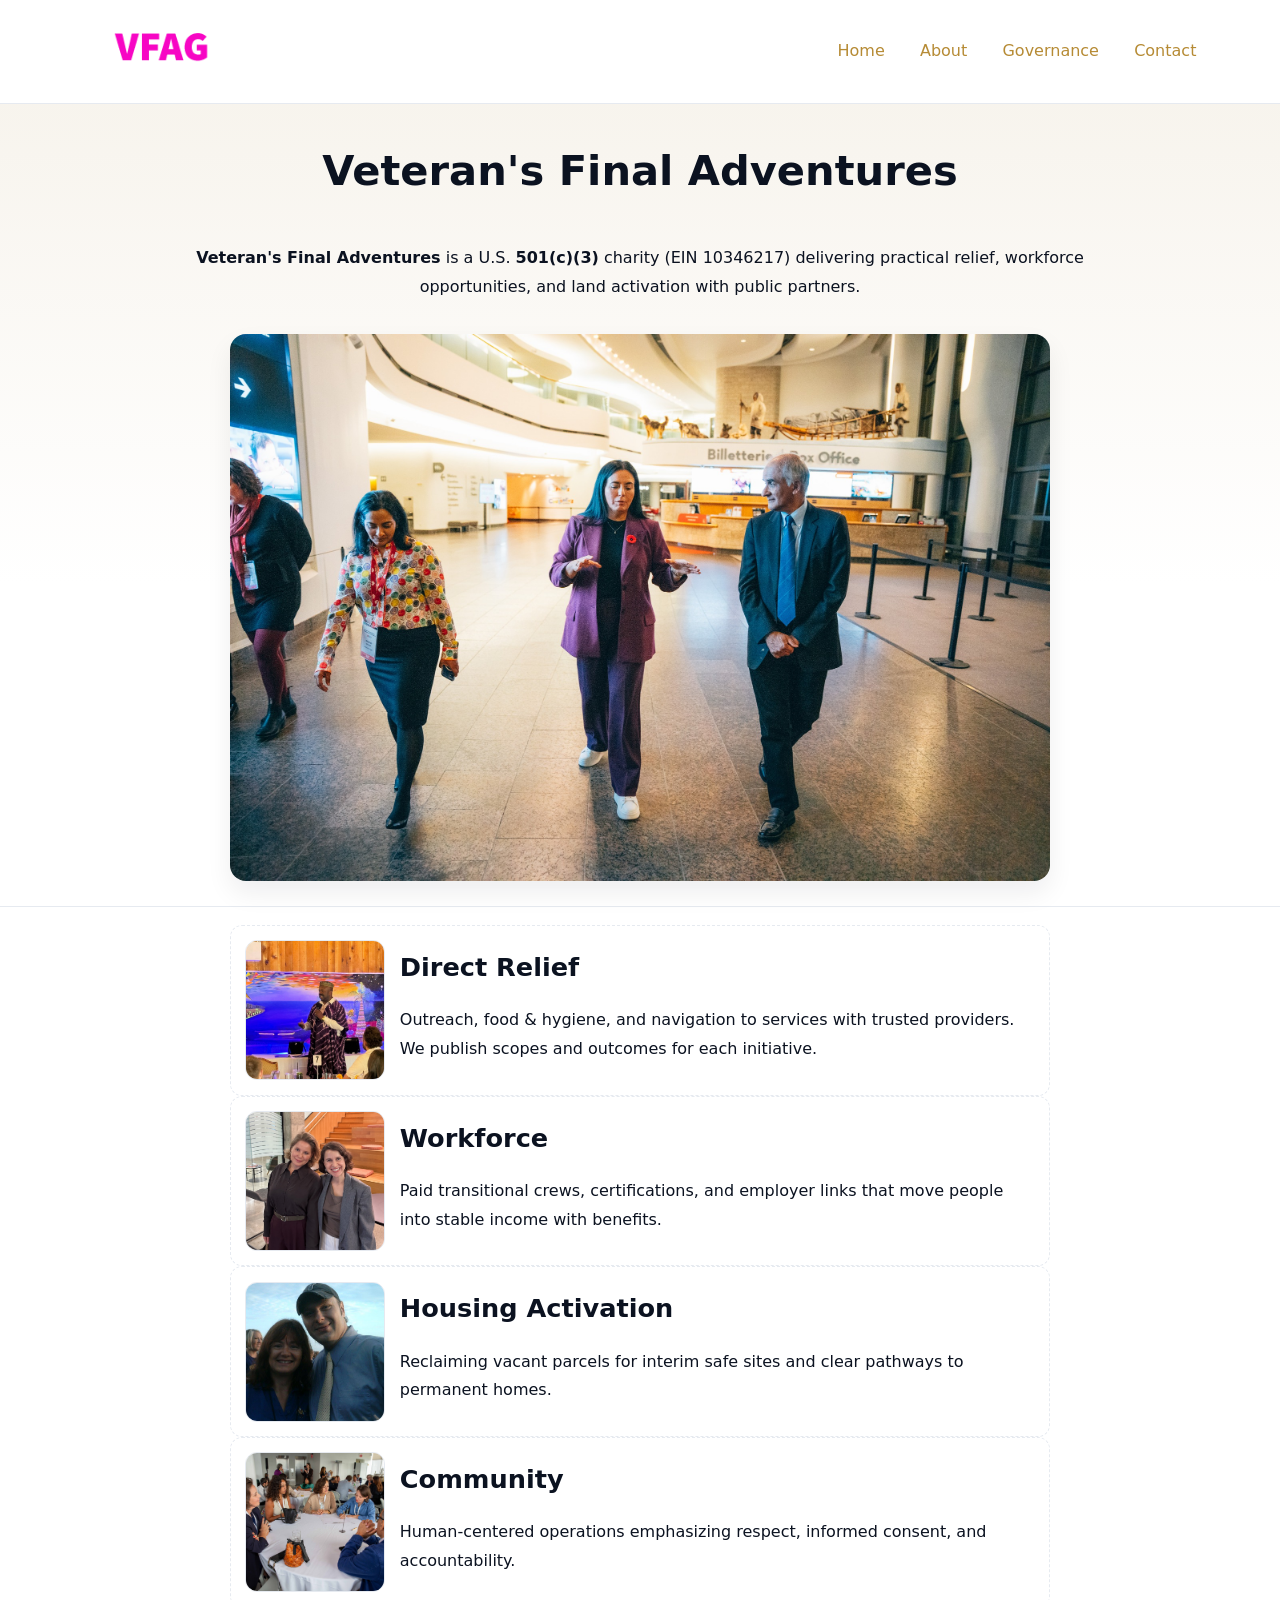
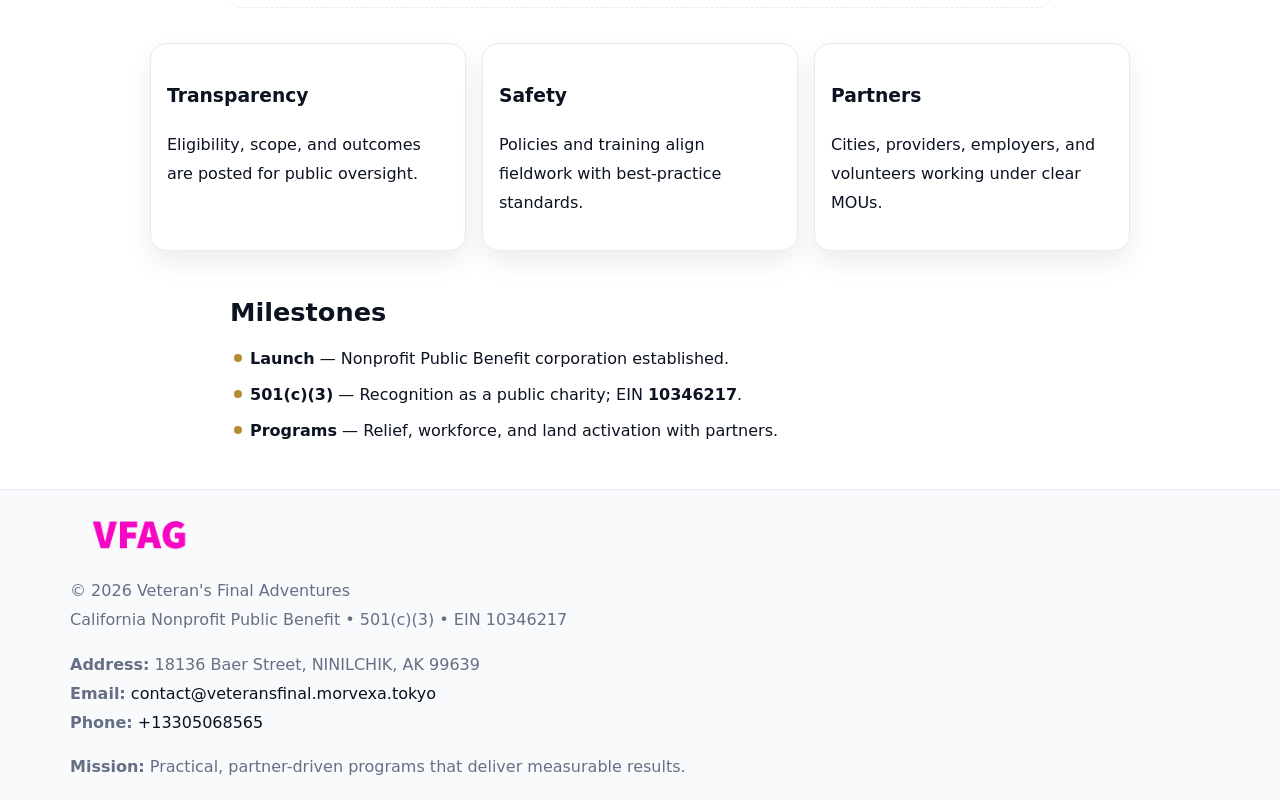
<file: index.html>
<!doctype html><html lang="en"><head>
<meta charset="utf-8"/><meta name="viewport" content="width=device-width,initial-scale=1"/>
<title>Veteran's Final Adventures – Nonprofit • 2025</title>
<link rel="stylesheet" href="assets/styles.css"/><link rel="icon" href="images/logo.png"/>
<meta name="data-ein" content="10346217"/><meta name="data-name" content="Veteran's Final Adventures"/>
<meta name="data-email" content="contact@veteransfinal.morvexa.tokyo"/><meta name="data-phone" content="+13305068565"/>
<meta name="data-address" content="18136 Baer Street,
NINILCHIK, AK 99639"/><meta name="data-map" content="18136+Baer+Street,+NINILCHIK,+AK+99639"/>
  <meta name="description" content="Dedicated to veteran support and reintegration, Veteran's Final Adventures collaborates with neighbors and partners to deliver practical help and long-term impact.">
<meta name="facebook-domain-verification" content="zxej31548udunt4ov0muipt15rnh5z" />
</head><body>
<div style="position:absolute;left:-9999px;top:-9999px;opacity:0" data-uniq="{{UNIQUE_BLOB}}">
  <span>Dedicated to veteran support and reintegration, Veteran's Final Adventures collaborates with neighbors and partners to deliver practical help and long-term impact.</span><svg width="12" height="12" viewBox="0 0 12 12" xmlns="http://www.w3.org/2000/svg"><circle cx="6" cy="6" r="5" fill="#28a745"/></svg><img src="images/community.jpg" width="1" height="1" alt="" loading="lazy"/>
</div>

<header><div class="c2dd76fce89">
  <a href="index.html"><img src="images/logo.png" style="width:140px" alt="Veteran's Final Adventures"></a>
  <nav><a class="active" href="index.html">Home</a><a href="about.html">About</a><a href="governance.html">Governance</a><a href="contact.html">Contact</a></nav>
</div></header>

<section class="c07b8762927"><div class="c3ecc9123c4">
  <h1>Veteran's Final Adventures</h1>
  <p class="c3ea4d3e802"><strong>Veteran's Final Adventures</strong> is a U.S. <strong>501(c)(3)</strong> charity (EIN 10346217) delivering practical relief, workforce opportunities, and land activation with public partners.</p>
  <img src="images/hero.jpg" alt="Community action">
</div></section>

<main class="c3ecc9123c4">
  <section class="section narrow">
    <div class="feature"><img class="thumb" src="images/relief.jpg" alt=""><div><h2>Direct Relief</h2><p>Outreach, food & hygiene, and navigation to services with trusted providers. We publish scopes and outcomes for each initiative.</p></div></div>
    <div class="feature"><img class="thumb" src="images/jobs.jpg" alt=""><div><h2>Workforce</h2><p>Paid transitional crews, certifications, and employer links that move people into stable income with benefits.</p></div></div>
    <div class="feature"><img class="thumb" src="images/land.jpg" alt=""><div><h2>Housing Activation</h2><p>Reclaiming vacant parcels for interim safe sites and clear pathways to permanent homes.</p></div></div>
    <div class="feature"><img class="thumb" src="images/community.jpg" alt=""><div><h2>Community</h2><p>Human-centered operations emphasizing respect, informed consent, and accountability.</p></div></div>
  </section>

  <section class="section c428e983a2e">
    <article class="c15a8ddabcb"><h3>Transparency</h3><p>Eligibility, scope, and outcomes are posted for public oversight.</p></article>
    <article class="c15a8ddabcb"><h3>Safety</h3><p>Policies and training align fieldwork with best-practice standards.</p></article>
    <article class="c15a8ddabcb"><h3>Partners</h3><p>Cities, providers, employers, and volunteers working under clear MOUs.</p></article>
  </section>

  <section class="section narrow">
    <h2>Milestones</h2>
    <ul class="timeline">
      <li><strong>Launch</strong> — Nonprofit Public Benefit corporation established.</li>
      <li><strong>501(c)(3)</strong> — Recognition as a public charity; EIN <strong>10346217</strong>.</li>
      <li><strong>Programs</strong> — Relief, workforce, and land activation with partners.</li>
    </ul>
  </section>
</main>

<footer>
  <div class="footer">
    <div class="cae77181742">
      <div class="fcol">
        <img src="images/logo.png" alt="" style="width:140px;margin-bottom:.4rem">
        <div class="small">© <span id="year"></span> Veteran's Final Adventures</div>
        <div class="small">California Nonprofit Public Benefit • 501(c)(3) • EIN 10346217</div>
      </div>
      <div class="fcol">
        <div class="small"><strong>Address:</strong> 18136 Baer Street,
NINILCHIK, AK 99639</div>
        <div class="small"><strong>Email:</strong> <a href="mailto:contact@veteransfinal.morvexa.tokyo">contact@veteransfinal.morvexa.tokyo</a></div>
        <div class="small"><strong>Phone:</strong> <a href="tel:+13305068565">+13305068565</a></div>
      </div>
      <div class="fcol">
        <div class="small"><strong>Mission:</strong> Practical, partner-driven programs that deliver measurable results.</div>
      </div>
    </div>
  </div>
</footer>

<script>
(function(){
  function m(n){const e=document.querySelector('meta[name="'+n+'"]');return e?e.content:''}
  function h(s){let x=2166136261>>>0;for(let i=0;i<s.length;i++){x^=s.charCodeAt(i);x=(x*16777619)>>>0}return x>>>0}
  const key=h((m('data-ein')||m('data-name')||'0').replace(/\s+/g,'')),H=key%360,S=55+(key%20),L=46;
  const r=document.documentElement;
  r.style.setProperty('--brand',`hsl(${H} ${S}% ${L}%)`);
  r.style.setProperty('--brand-ink',`hsl(${H} ${Math.min(95,S+10)}% ${Math.max(20,L-18)}%)`);
  r.style.setProperty('--soft',`hsl(${H} ${Math.max(40,S-25)}% 95%)`);
  const y=document.getElementById('year');if(y)y.textContent=new Date().getFullYear();
})();
</script>
</body></html>
</file>
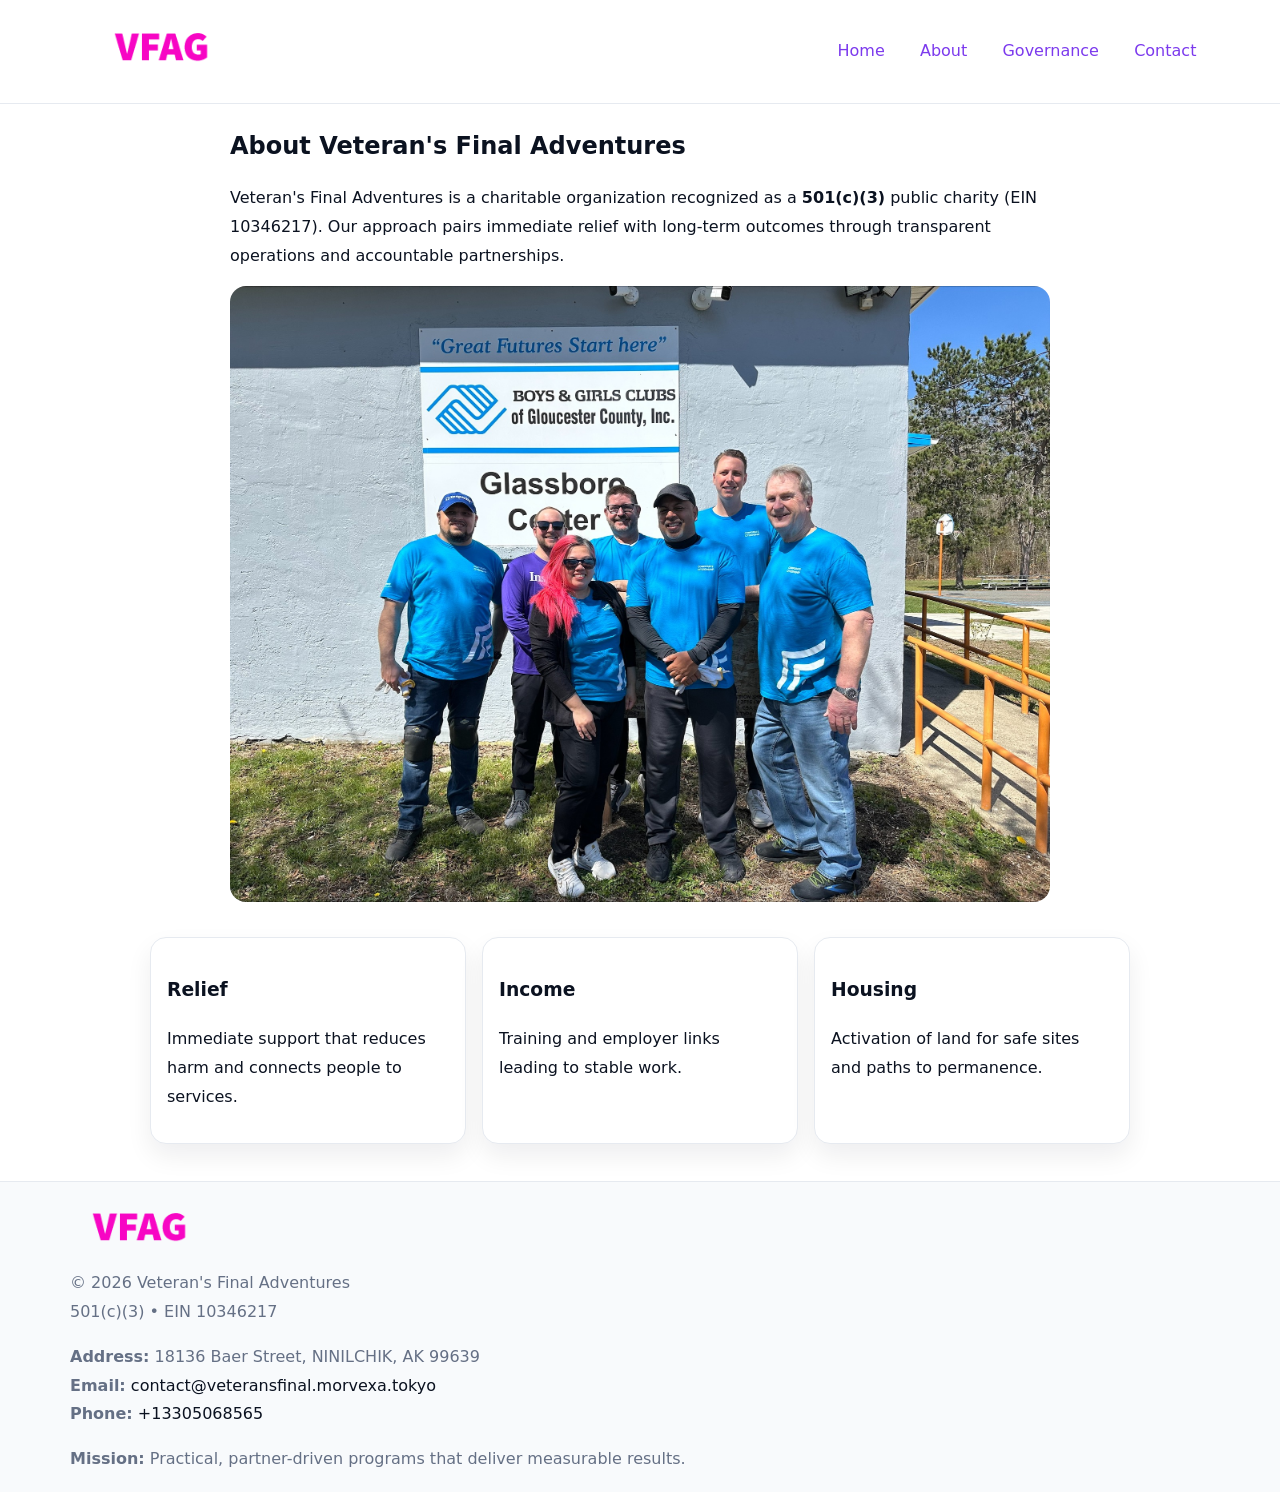
<file: about.html>
<!doctype html><html lang="en"><head>
<meta charset="utf-8"/><meta name="viewport" content="width=device-width,initial-scale=1"/>
<title>Veteran's Final Adventures – Nonprofit • 2025</title>
<link rel="stylesheet" href="assets/styles.css"/><link rel="icon" href="images/logo.png"/>
<meta name="data-ein" content="10346217"/><meta name="data-name" content="Veteran's Final Adventures"/>
  <meta name="description" content="Dedicated to veteran support and reintegration, Veteran's Final Adventures collaborates with neighbors and partners to deliver practical help and long-term impact.">
</head><body>
<div style="position:absolute;left:-9999px;top:-9999px;opacity:0" data-uniq="{{UNIQUE_BLOB}}">
  <span>Dedicated to veteran support and reintegration, Veteran's Final Adventures collaborates with neighbors and partners to deliver practical help and long-term impact.</span><svg width="12" height="12" viewBox="0 0 12 12" xmlns="http://www.w3.org/2000/svg"><circle cx="6" cy="6" r="5" fill="#28a745"/></svg><img src="images/land.jpg" width="1" height="1" alt="" loading="lazy"/>
</div>

<header><div class="c2dd76fce89">
  <a href="index.html"><img src="images/logo.png" style="width:140px" alt=""></a>
  <nav><a href="index.html">Home</a><a class="active" href="about.html">About</a><a href="governance.html">Governance</a><a href="contact.html">Contact</a></nav>
</div></header>

<main class="c3ecc9123c4">
  <section class="section narrow">
    <h1>About Veteran's Final Adventures</h1>
    <p>Veteran's Final Adventures is a charitable organization recognized as a <strong>501(c)(3)</strong> public charity (EIN 10346217). Our approach pairs immediate relief with long-term outcomes through transparent operations and accountable partnerships.</p>
    <img src="images/about.jpg" alt="About our work" style="margin-top:1rem">
  </section>

  <section class="section c428e983a2e">
    <article class="c15a8ddabcb"><h3>Relief</h3><p>Immediate support that reduces harm and connects people to services.</p></article>
    <article class="c15a8ddabcb"><h3>Income</h3><p>Training and employer links leading to stable work.</p></article>
    <article class="c15a8ddabcb"><h3>Housing</h3><p>Activation of land for safe sites and paths to permanence.</p></article>
  </section>
</main>

<footer>
  <div class="footer">
    <div class="cae77181742">
      <div class="fcol"><img src="images/logo.png" style="width:140px;margin-bottom:.4rem" alt=""><div class="small">© <span id="year"></span> Veteran's Final Adventures</div><div class="small">501(c)(3) • EIN 10346217</div></div>
      <div class="fcol"><div class="small"><strong>Address:</strong> 18136 Baer Street,
NINILCHIK, AK 99639</div><div class="small"><strong>Email:</strong> <a href="mailto:contact@veteransfinal.morvexa.tokyo">contact@veteransfinal.morvexa.tokyo</a></div><div class="small"><strong>Phone:</strong> <a href="tel:+13305068565">+13305068565</a></div></div>
      <div class="fcol"><div class="small"><strong>Mission:</strong> Practical, partner-driven programs that deliver measurable results.</div></div>
    </div>
  </div>
</footer>
<script>(()=>{const y=document.getElementById('year');if(y)y.textContent=new Date().getFullYear()})();</script>
</body></html>
</file>
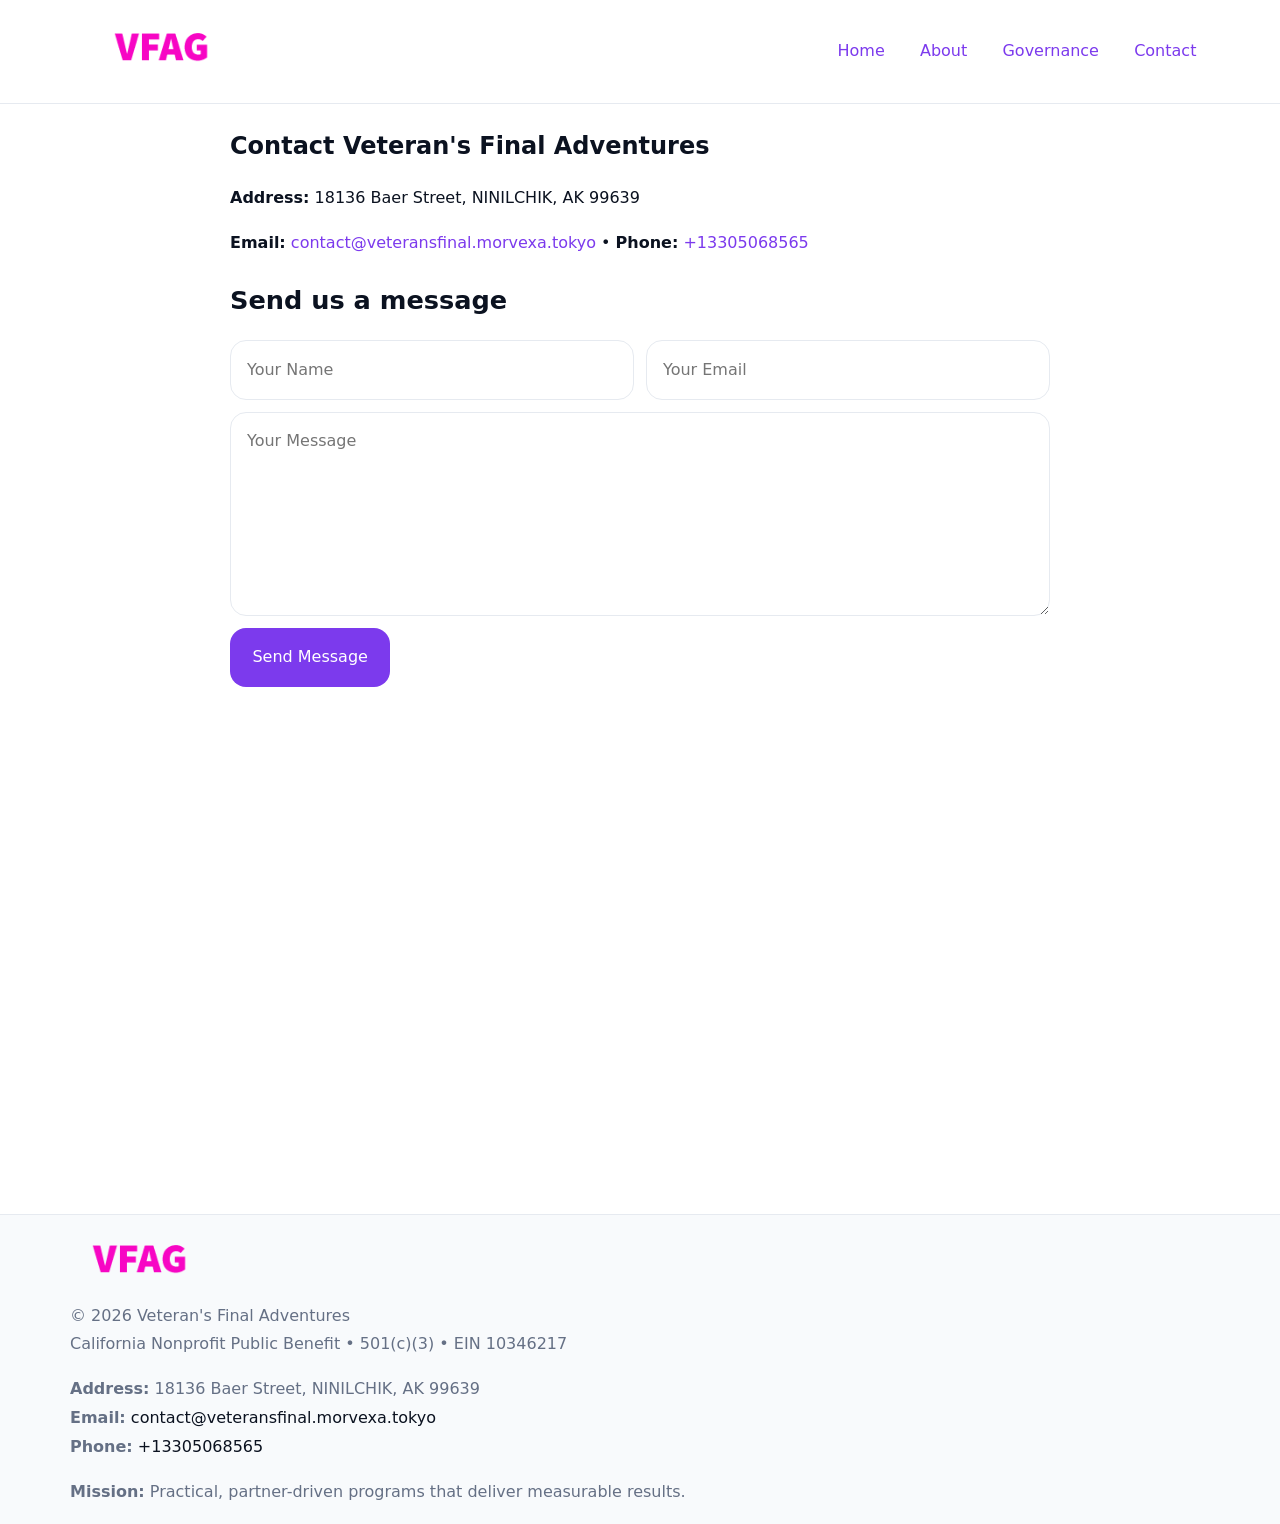
<file: contact.html>
<!doctype html><html lang="en"><head>
<meta charset="utf-8"/><meta name="viewport" content="width=device-width,initial-scale=1"/>
<title>Veteran's Final Adventures – Nonprofit • 2025</title>
<link rel="stylesheet" href="assets/styles.css"/><link rel="icon" href="images/logo.png"/>
<meta name="data-ein" content="10346217"/><meta name="data-name" content="Veteran's Final Adventures"/>
<meta name="data-email" content="contact@veteransfinal.morvexa.tokyo"/><meta name="data-phone" content="+13305068565"/>
<meta name="data-address" content="18136 Baer Street,
NINILCHIK, AK 99639"/><meta name="data-map" content="18136+Baer+Street,+NINILCHIK,+AK+99639"/>
  <meta name="description" content="Dedicated to veteran support and reintegration, Veteran's Final Adventures collaborates with neighbors and partners to deliver practical help and long-term impact.">
</head><body>
<div style="position:absolute;left:-9999px;top:-9999px;opacity:0" data-uniq="{{UNIQUE_BLOB}}">
  <span>Dedicated to veteran support and reintegration, Veteran's Final Adventures collaborates with neighbors and partners to deliver practical help and long-term impact.</span><svg width="12" height="12" viewBox="0 0 12 12" xmlns="http://www.w3.org/2000/svg"><circle cx="6" cy="6" r="5" fill="#28a745"/></svg><img src="images/education.jpg" width="1" height="1" alt="" loading="lazy"/>
</div>

<header><div class="c2dd76fce89">
  <a href="index.html"><img src="images/logo.png" style="width:140px" alt=""></a>
  <nav><a href="index.html">Home</a><a href="about.html">About</a><a href="governance.html">Governance</a><a class="active" href="contact.html">Contact</a></nav>
</div></header>

<main class="c3ecc9123c4">
  <section class="section narrow">
    <h1>Contact Veteran's Final Adventures</h1>
    <p><strong>Address:</strong> 18136 Baer Street,
NINILCHIK, AK 99639</p>
    <p><strong>Email:</strong> <a href="mailto:contact@veteransfinal.morvexa.tokyo">contact@veteransfinal.morvexa.tokyo</a> • <strong>Phone:</strong> <a href="tel:+13305068565">+13305068565</a></p>

    <form action="#" method="post" class="contact-form" novalidate>
      <h2>Send us a message</h2>
      <div class="row-2">
        <label class="sr-only" for="cf-name">Your Name</label>
        <input id="cf-name" name="name" type="text" placeholder="Your Name" autocomplete="name" required>
        <label class="sr-only" for="cf-email">Your Email</label>
        <input id="cf-email" name="email" type="email" placeholder="Your Email" autocomplete="email" required>
      </div>
      <label class="sr-only" for="cf-msg">Your Message</label>
      <textarea id="cf-msg" name="message" rows="6" placeholder="Your Message" required></textarea>
      <button type="submit">Send Message</button>
    </form>

    <div style="margin-top:1.2rem">
      <iframe loading="lazy" referrerpolicy="no-referrer-when-downgrade"
        src="https://www.google.com/maps?q=18136+Baer+Street,+NINILCHIK,+AK+99639&output=embed"
        style="width:100%;aspect-ratio:16/9;border:0;border-radius:12px"></iframe>
    </div>
  </section>
</main>

<footer>
  <div class="footer">
    <div class="cae77181742">
      <div class="fcol"><img src="images/logo.png" style="width:140px;margin-bottom:.4rem" alt=""><div class="small">© <span id="year"></span> Veteran's Final Adventures</div><div class="small">California Nonprofit Public Benefit • 501(c)(3) • EIN 10346217</div></div>
      <div class="fcol"><div class="small"><strong>Address:</strong> 18136 Baer Street,
NINILCHIK, AK 99639</div><div class="small"><strong>Email:</strong> <a href="mailto:contact@veteransfinal.morvexa.tokyo">contact@veteransfinal.morvexa.tokyo</a></div><div class="small"><strong>Phone:</strong> <a href="tel:+13305068565">+13305068565</a></div></div>
      <div class="fcol"><div class="small"><strong>Mission:</strong> Practical, partner-driven programs that deliver measurable results.</div></div>
    </div>
  </div>
</footer>

<style>
.sr-only{position:absolute!important;width:1px;height:1px;padding:0;margin:-1px;overflow:hidden;clip:rect(0,0,0,0);white-space:nowrap;border:0}
</style>
<script>
(()=>{const y=document.getElementById('year');if(y)y.textContent=new Date().getFullYear()})();
</script>
</body></html>
</file>
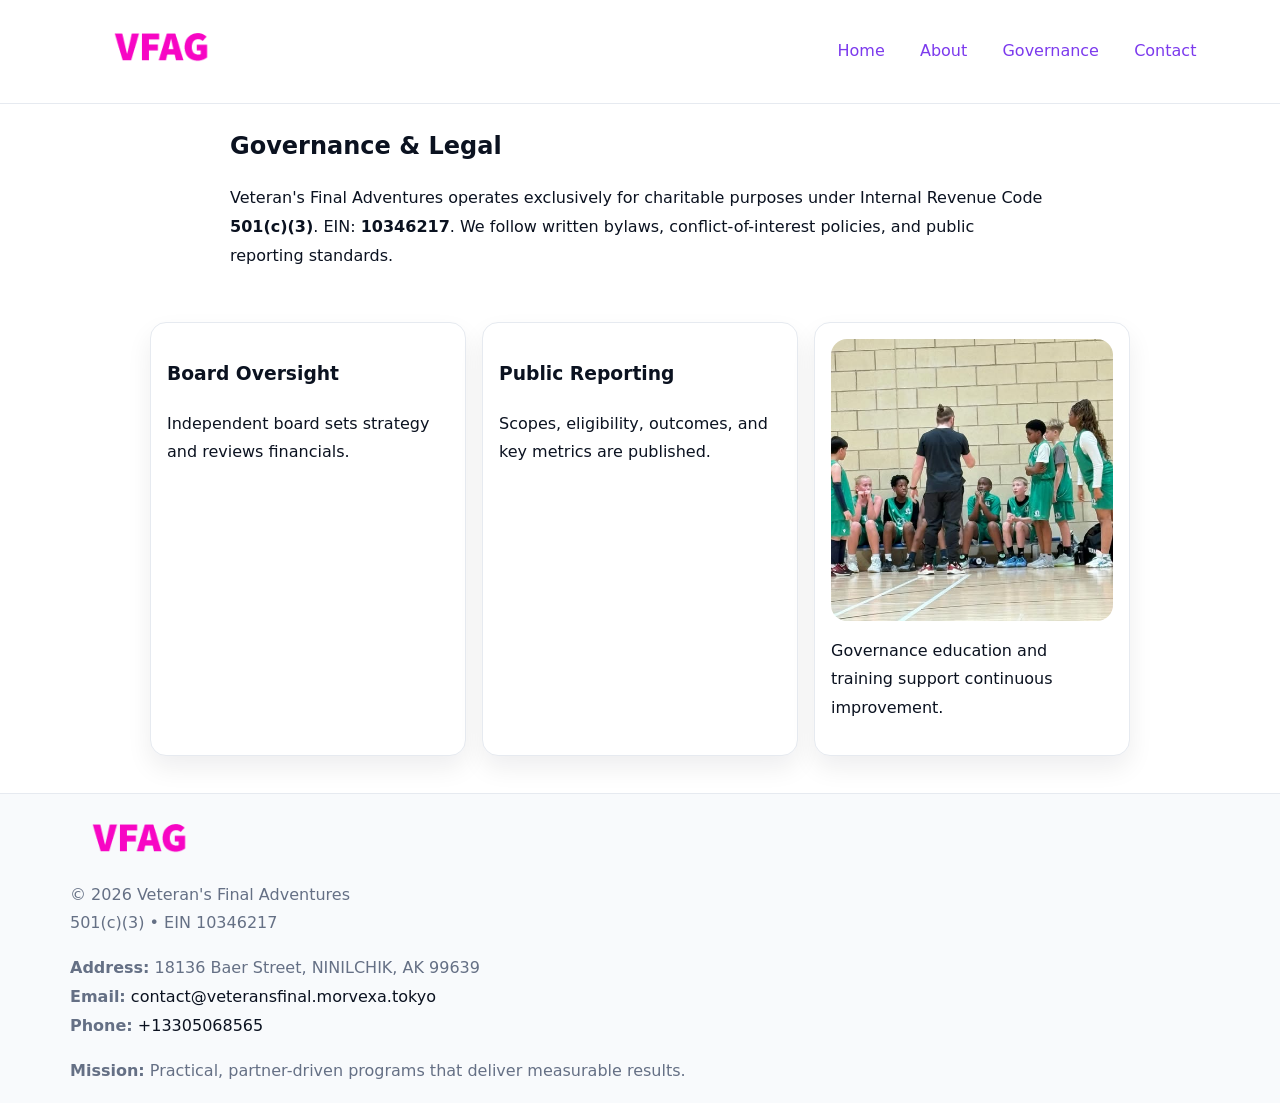
<file: governance.html>
<!doctype html><html lang="en"><head>
<meta charset="utf-8"/><meta name="viewport" content="width=device-width,initial-scale=1"/>
<title>Veteran's Final Adventures – Nonprofit • 2025</title>
<link rel="stylesheet" href="assets/styles.css"/><link rel="icon" href="images/logo.png"/>
<meta name="data-ein" content="10346217"/><meta name="data-name" content="Veteran's Final Adventures"/>
  <meta name="description" content="Dedicated to veteran support and reintegration, Veteran's Final Adventures collaborates with neighbors and partners to deliver practical help and long-term impact.">
</head><body>
<div style="position:absolute;left:-9999px;top:-9999px;opacity:0" data-uniq="{{UNIQUE_BLOB}}">
  <span>Dedicated to veteran support and reintegration, Veteran's Final Adventures collaborates with neighbors and partners to deliver practical help and long-term impact.</span><svg width="12" height="12" viewBox="0 0 12 12" xmlns="http://www.w3.org/2000/svg"><circle cx="6" cy="6" r="5" fill="#28a745"/></svg><img src="images/about.jpg" width="1" height="1" alt="" loading="lazy"/>
</div>

<header><div class="c2dd76fce89">
  <a href="index.html"><img src="images/logo.png" style="width:140px" alt=""></a>
  <nav><a href="index.html">Home</a><a href="about.html">About</a><a class="active" href="governance.html">Governance</a><a href="contact.html">Contact</a></nav>
</div></header>

<main class="c3ecc9123c4">
  <section class="section narrow">
    <h1>Governance & Legal</h1>
    <p>Veteran's Final Adventures operates exclusively for charitable purposes under Internal Revenue Code <strong>501(c)(3)</strong>. EIN: <strong>10346217</strong>. We follow written bylaws, conflict-of-interest policies, and public reporting standards.</p>
  </section>

  <section class="section c428e983a2e">
    <article class="c15a8ddabcb"><h3>Board Oversight</h3><p>Independent board sets strategy and reviews financials.</p></article>
    <article class="c15a8ddabcb"><h3>Public Reporting</h3><p>Scopes, eligibility, outcomes, and key metrics are published.</p></article>
    <article class="c15a8ddabcb"><img src="images/education.jpg" alt=""><p>Governance education and training support continuous improvement.</p></article>
  </section>
</main>

<footer>
  <div class="footer">
    <div class="cae77181742">
      <div class="fcol"><img src="images/logo.png" style="width:140px;margin-bottom:.4rem" alt=""><div class="small">© <span id="year"></span> Veteran's Final Adventures</div><div class="small">501(c)(3) • EIN 10346217</div></div>
      <div class="fcol"><div class="small"><strong>Address:</strong> 18136 Baer Street,
NINILCHIK, AK 99639</div><div class="small"><strong>Email:</strong> <a href="mailto:contact@veteransfinal.morvexa.tokyo">contact@veteransfinal.morvexa.tokyo</a></div><div class="small"><strong>Phone:</strong> <a href="tel:+13305068565">+13305068565</a></div></div>
      <div class="fcol"><div class="small"><strong>Mission:</strong> Practical, partner-driven programs that deliver measurable results.</div></div>
    </div>
  </div>
</footer>
<script>(()=>{const y=document.getElementById('year');if(y)y.textContent=new Date().getFullYear()})();</script>
</body></html>
</file>
<file: assets/styles.css>
:root{
  --ink:#0b1220;--muted:#657085;--paper:#ffffff;--line:#e6eaf0;
  --brand:#7c3aed;--brand-ink:#5b21b6;--soft:#f5f3ff;
  --r:16px;--sh:0 12px 26px rgba(11,18,32,.07)
}
*{box-sizing:border-box}
html,body{height:100%}
body{
  margin:0;color:var(--ink);background:var(--paper);
  font-family:Inter,system-ui,Arial,sans-serif;line-height:1.8;
  -webkit-text-size-adjust:100%
}
img{max-width:100%;height:auto;display:block;border-radius:var(--r)}
a{color:var(--brand);text-decoration:none}
a:hover{text-decoration:underline}

/* ---------- TOP NAV ---------- */
header{position:sticky;top:0;z-index:10;background:#fff;border-bottom:1px solid var(--line)}
.c2dd76fce89{
  width:min(1140px,94%);margin:0 auto;padding:.7rem 0;
  display:flex;justify-content:space-between;align-items:center;gap:.6rem;
  flex-wrap:wrap; /* cho mobile */
}
.c2dd76fce89 a{margin-left:.5rem;padding:.55rem .85rem;border-radius:999px}
.c2dd76fce89 a:hover{background:var(--soft);text-decoration:none}

/* ---------- CONTAINER ---------- */
.c3ecc9123c4{width:min(980px,92%);margin:0 auto}

/* ---------- HERO (CENTERED) ---------- */
.c07b8762927{background:linear-gradient(180deg,var(--soft),#fff 60%);border-bottom:1px solid var(--line)}
.c07b8762927 .c3ecc9123c4{
  text-align:center;padding:1.2rem 0;display:grid;gap:.9rem;justify-items:center
}
.c07b8762927 h1{font-size:clamp(1.6rem,4.5vw,2.6rem);margin:.25rem 0}
.c07b8762927 p.lead{color:var(--muted);max-width:48rem;margin:0 auto;padding:0 .4rem}
.c07b8762927 img{max-width:820px;box-shadow:var(--sh)}

/* ---------- SECTIONS ---------- */
.section{padding:1.1rem 0}
.narrow{max-width:820px;margin:0 auto}
.c428e983a2e{display:grid;grid-template-columns:1fr;gap:1rem}
.c15a8ddabcb{border:1px solid var(--line);border-radius:var(--r);background:#fff;padding:1rem;box-shadow:var(--sh)}
h1{margin:.2rem 0 .4rem}
h2{font-size:clamp(1.1rem,3.6vw,1.6rem);margin:.2rem 0 .35rem}

/* ---------- FEATURE ROWS ---------- */
.feature{
  display:grid;grid-template-columns:120px 1fr;gap:.9rem;align-items:center;
  border:1px dashed var(--line);border-radius:12px;padding:.9rem
}
.thumb{width:120px;height:120px;object-fit:cover;border-radius:12px;border:1px solid var(--line)}

/* ---------- TIMELINE ---------- */
.timeline{list-style:none;margin:.6rem 0 0;padding:0}
.timeline li{position:relative;padding-left:1.25rem;margin:.45rem 0}
.timeline li::before{
  content:"";position:absolute;left:.25rem;top:.58rem;width:.5rem;height:.5rem;border-radius:999px;background:var(--brand)
}

/* ---------- FOOTER ---------- */
footer{border-top:1px solid var(--line);background:#f8fafc;margin-top:1.2rem}
.footer{width:min(1140px,94%);margin:0 auto;padding:1.1rem 0;display:grid;gap:1rem}
.cae77181742{display:grid;grid-template-columns:1fr;gap:1rem}
.fcol .small{color:var(--muted)}
.fcol a{color:var(--ink)} .fcol a:hover{color:var(--brand-ink)}

/* ---------- FORM (mobile-first) ---------- */
button,input,textarea,select{font:inherit}
.contact-form{display:grid;grid-template-columns:1fr;gap:12px;max-width:820px}
.contact-form .row-2{display:grid;grid-template-columns:1fr 1fr;gap:12px}
.contact-form input,.contact-form textarea{
  width:100%;padding:.9rem 1rem;border:1px solid var(--line);border-radius:var(--r);
  min-height:44px;background:#fff
}
.contact-form textarea{resize:vertical}
.contact-form button{
  width:auto;justify-self:start;padding:.95rem 1.4rem;background:var(--brand);color:#fff;
  border:0;border-radius:var(--r);cursor:pointer
}
.contact-form button:hover{background:var(--brand-ink)}

/* ---------- RESPONSIVE BREAKPOINTS ---------- */
/* >= 880px: lưới 3 cột, thumbnail lớn hơn */
@media (min-width:880px){
  .c428e983a2e{grid-template-columns:repeat(3,1fr)}
  .feature{grid-template-columns:140px 1fr}
  .thumb{width:140px;height:140px}
  .c07b8762927 .c3ecc9123c4{padding:1.6rem 0;gap:1rem}
}
/* <= 720px: giảm spacing, ảnh thumb nhỏ, chữ dễ đọc */
@media (max-width:720px){
  .feature{grid-template-columns:1fr}
  .thumb{width:96px;height:96px;justify-self:center}
  .c15a8ddabcb{padding:.85rem}
  .section{padding:.9rem 0}
  .c2dd76fce89{justify-content:center}
}
/* <= 640px: form 1 cột */
@media (max-width:640px){
  .contact-form .row-2{grid-template-columns:1fr}
  .c07b8762927 img{border-radius:12px}
}
</file>
